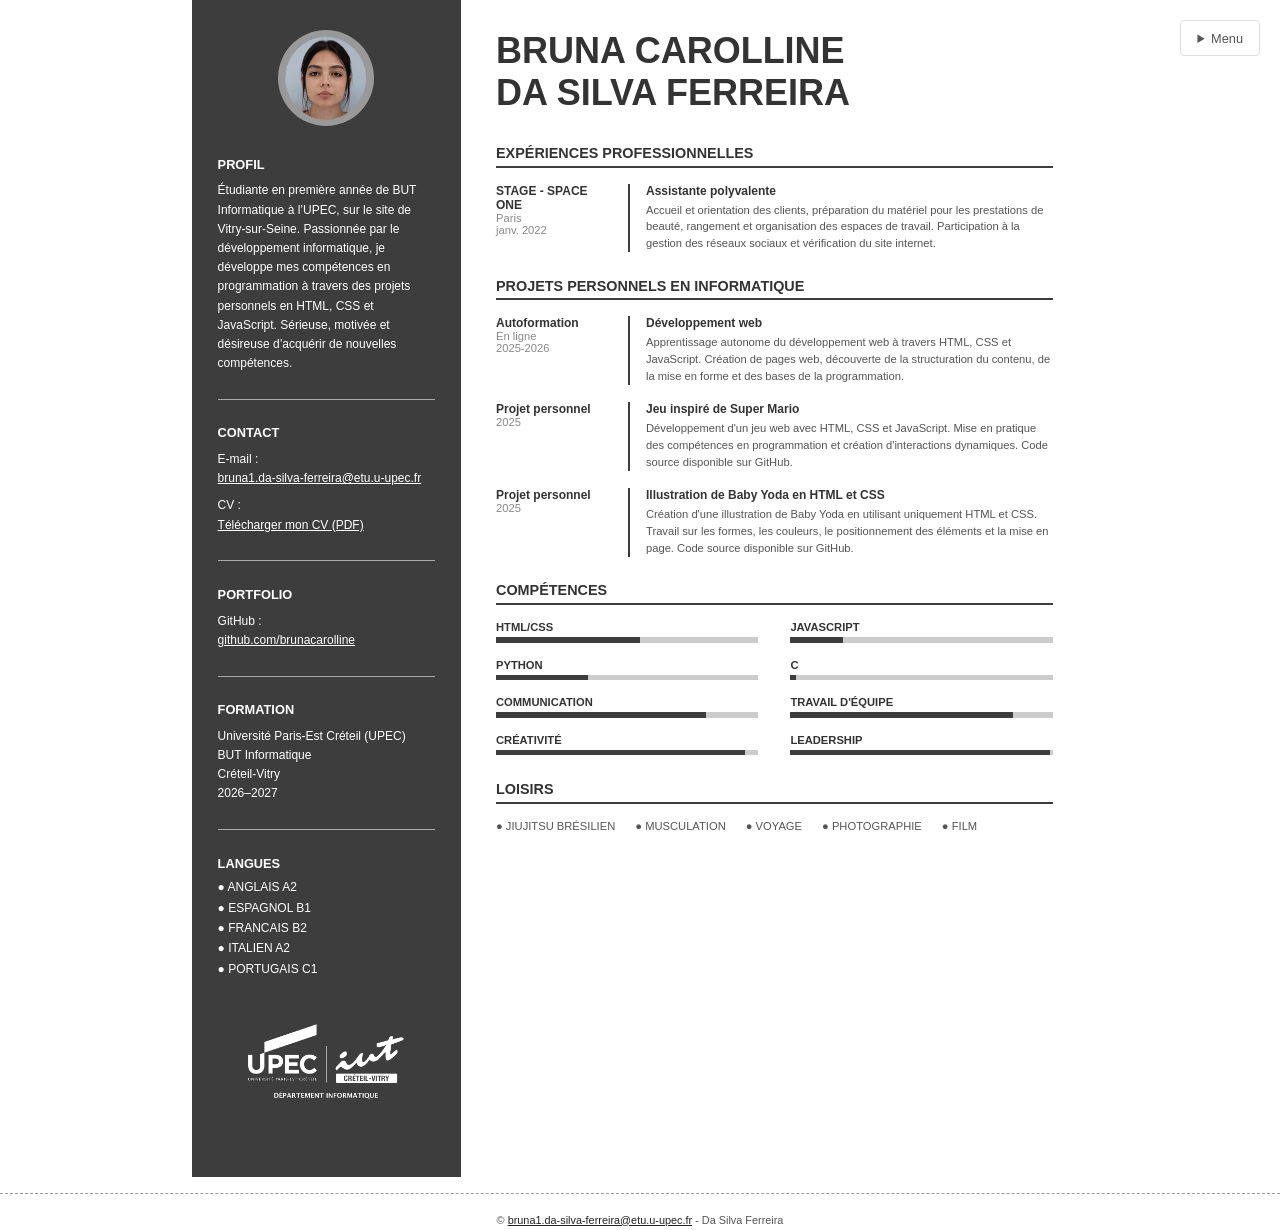
<file: index.html>
<!DOCTYPE html>
<html lang="fr">
<head>
  <meta charset="UTF-8">
  <meta name="viewport" content="width=device-width, initial-scale=1">
  <title>CV - Bruna Carolline</title>
  <link rel="icon" type="image/png" href="img/photocv.png">
  <link rel="stylesheet" href="css/style.css">
</head>
<body>
  <nav>
    <details class="menuouvert">
      <summary>Menu</summary>
     
      <a href="html/contact.html">Contact</a>
      <a href="html/homecoming.html">Spider-Man : Homecoming</a>
      <a href="html/farfromhome.html">Spider-Man : Far From Home</a>
      <a href="html/nowayhome.html">Spider-Man : No Way Home</a>
    </details>
  </nav>

  <main class="page">

    <!-- COLONNE GAUCHE -->
    <aside class="gauche">
      <img class="photo1" src="img/photocv.png" alt="Photo de Bruna">

      <h3>Profil</h3>
      <p>Étudiante en première année de BUT Informatique à l’UPEC, sur le site de Vitry-sur-Seine.
      Passionnée par le développement informatique, je développe mes compétences en programmation à travers des projets personnels en HTML,
      CSS et JavaScript. Sérieuse, motivée et désireuse d’acquérir de nouvelles compétences.</p>
      <hr>

      <h3>Contact</h3>
      <p>E-mail :<br><a href="mailto:bruna1.da-silva-ferreira@etu.u-upec.fr">bruna1.da-silva-ferreira@etu.u-upec.fr</a></p>
      <p class="lien-pdf">CV :<br><a href="img/CV.pdf" download>Télécharger mon CV (PDF)</a></p>
      <hr>

      <h3>Portfolio</h3>
      <p>GitHub :<br><a href="https://github.com/brunacarolline">github.com/brunacarolline</a></p>
      <hr>

      <h3>Formation</h3>
      <p>Université Paris-Est Créteil (UPEC)<br>BUT Informatique<br>Créteil-Vitry<br>2026–2027</p>
      <hr>

      <h3>Langues</h3>
      <ul>
        <li>● ANGLAIS A2</li>
        <li>● ESPAGNOL B1</li>
        <li>● FRANCAIS B2</li>
        <li>● ITALIEN A2</li>
        <li>● PORTUGAIS C1</li>
      </ul>
      <img class="photo2" src="img/logoupec.png" alt="Logo de l'UPEC">
    </aside>

    <!-- COLONNE DROITE -->
    <section class="droite">

      <div class="entete">
        <h1>BRUNA CAROLLINE<br>DA SILVA FERREIRA</h1>
      </div>

      <h2>Expériences professionnelles</h2>
      <div class="bloc">
        <div class="date">
          <strong>STAGE - SPACE ONE</strong>
          Paris<br>janv. 2022
        </div>
        <div class="texte">
          <h4>Assistante polyvalente</h4>
          <p>Accueil et orientation des clients, préparation du matériel pour les prestations de beauté, rangement et organisation des espaces de travail. Participation à la gestion des réseaux sociaux et vérification du site internet.</p>
        </div>
      </div>

      <h2>Projets personnels en informatique</h2>
      <div class="bloc">
        <div class="date">
          <strong>Autoformation</strong>
          En ligne<br>2025-2026
        </div>
        <div class="texte">
          <h4>Développement web</h4>
          <p>Apprentissage autonome du développement web à travers HTML, CSS et JavaScript. Création de pages web, découverte de la structuration du contenu, de la mise en forme et des bases de la programmation.</p>
        </div>
      </div>

      <div class="bloc">
        <div class="date">
          <strong>Projet personnel</strong>
          2025
        </div>
        <div class="texte">
          <h4>Jeu inspiré de Super Mario</h4>
          <p>Développement d'un jeu web avec HTML, CSS et JavaScript. Mise en pratique des compétences en programmation et création d'interactions dynamiques. Code source disponible sur GitHub.</p>
        </div>
      </div>

      <div class="bloc">
        <div class="date">
          <strong>Projet personnel</strong>
          2025
        </div>
        <div class="texte">
          <h4>Illustration de Baby Yoda en HTML et CSS</h4>
          <p>Création d'une illustration de Baby Yoda en utilisant uniquement HTML et CSS. Travail sur les formes, les couleurs, le positionnement des éléments et la mise en page. Code source disponible sur GitHub.</p>
        </div>
      </div>

      <h2>Compétences</h2>
      <div class="competences">
        <div class="competence">
          <span>HTML/CSS</span>
          <div class="barre"><div style="width: 55%"></div></div>
        </div>
        <div class="competence">
          <span>JavaScript</span>
          <div class="barre"><div style="width: 20%"></div></div>
        </div>
        <div class="competence">
          <span>Python</span>
          <div class="barre"><div style="width: 35%"></div></div>
        </div>
        <div class="competence">
          <span>C</span>
          <div class="barre"><div style="width: 2%"></div></div>
        </div>
        <div class="competence">
          <span>Communication</span>
          <div class="barre"><div style="width: 80%"></div></div>
        </div>
        <div class="competence">
          <span>Travail d'équipe</span>
          <div class="barre"><div style="width: 85%"></div></div>
        </div>
        <div class="competence">
          <span>Créativité</span>
          <div class="barre"><div style="width: 95%"></div></div>
        </div>
        <div class="competence">
          <span>Leadership</span>
          <div class="barre"><div style="width: 99%"></div></div>
        </div>
      </div>

      <h2>Loisirs</h2>
      <div class="loisirs">
        <span>● Jiujitsu Brésilien</span>
        <span>● Musculation</span>
        <span>● Voyage</span>
        <span>● Photographie</span>
        <span>● Film</span>
      </div>

    </section>
  </main>

  <footer>
    <p>© <a href="mailto:bruna1.da-silva-ferreira@etu.u-upec.fr">bruna1.da-silva-ferreira@etu.u-upec.fr</a> - Da Silva Ferreira</p>
  </footer>
</body>
</html>
</file>
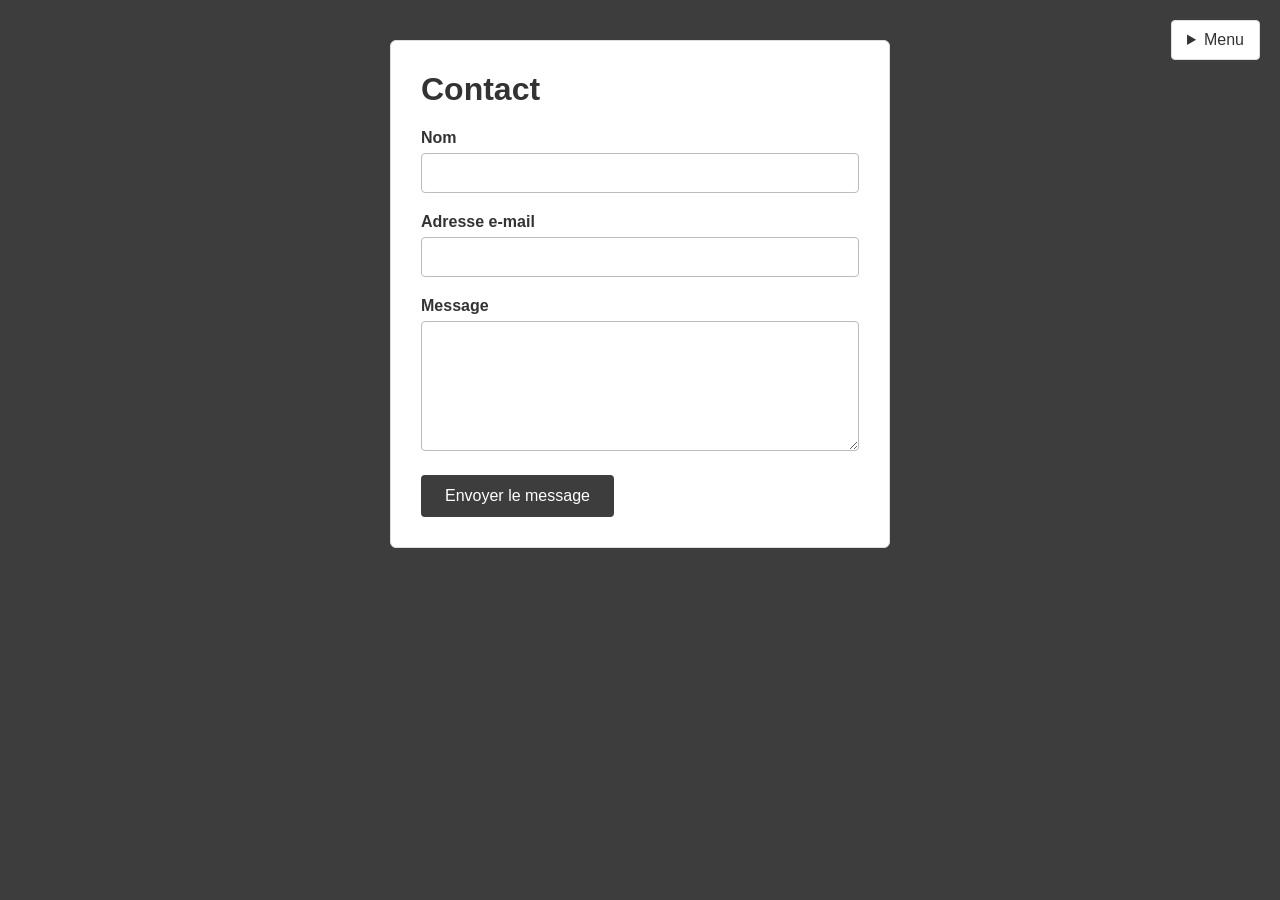
<file: html/contact.html>
<!DOCTYPE html>
<html lang="fr">
<head>
  <meta charset="UTF-8">
  <meta name="viewport" content="width=device-width, initial-scale=1">
  <title>Contact</title>
  <link rel="stylesheet" href="../css/contact.css">
</head>
<body>
    <header>
		<link rel="icon" type="image/png" href="../img/photocv.png" />
	</header>
  <details class="menuouvert">
    <summary>Menu</summary>
    <a href="../index.html">CV - Bruna Carolline</a>
    <a href="../html/homecoming.html">Spider-Man : Homecoming</a>
    <a href="../html/farfromhome.html">Spider-Man : Far From Home</a>
    <a href="../html/nowayhome.html">Spider-Man : No Way Home</a>
  </details>

  <div class="page">

  <main>
    <h1>Contact</h1>

    <form action="#" method="post">

      <div class="champ">
        <label for="nom">Nom</label>
        <input type="text" id="nom" name="nom" required>
      </div>

      <div class="champ">
        <label for="email">Adresse e-mail</label>
        <input type="email" id="email" name="email" required>
      </div>

      <div class="champ">
        <label for="message">Message</label>
        <textarea id="message" name="message" rows="6" required></textarea>
      </div>

      <button type="submit">Envoyer le message</button>

    </form>
  </main>

</body>
</html>
</file>
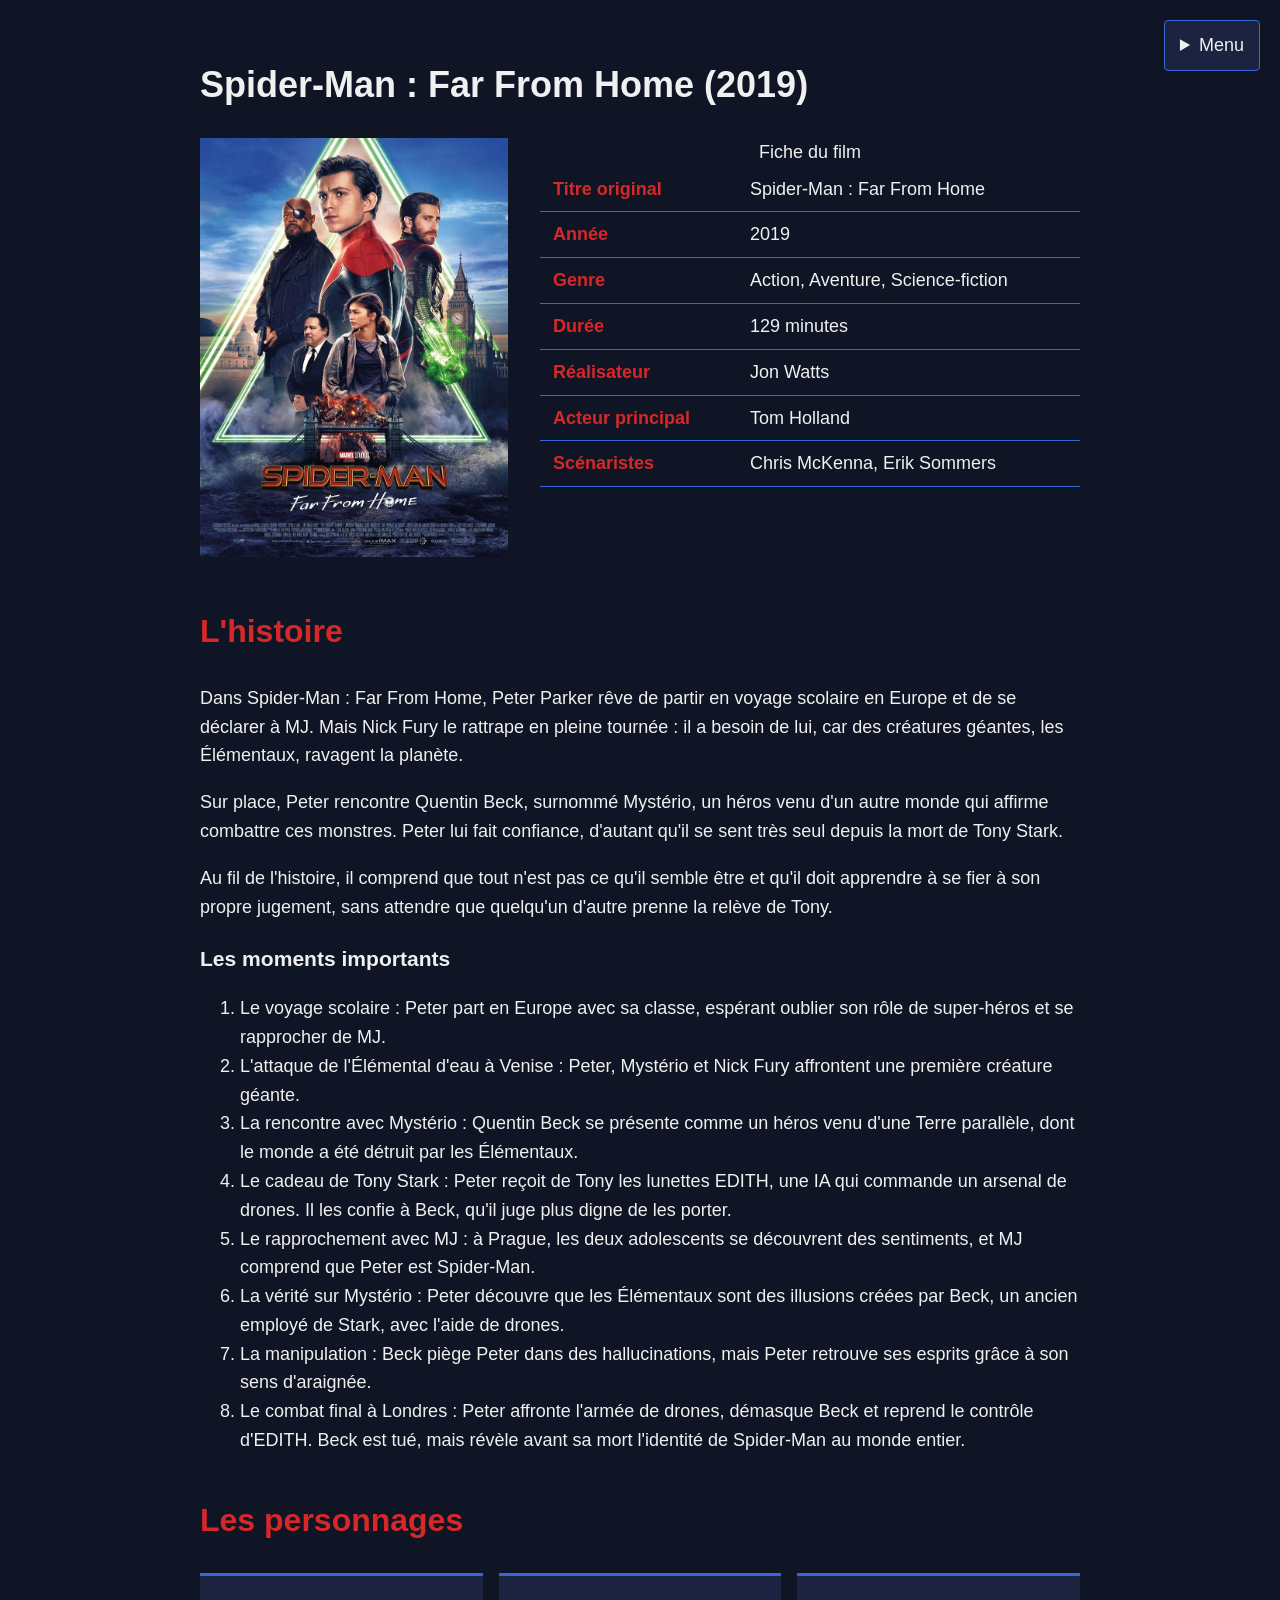
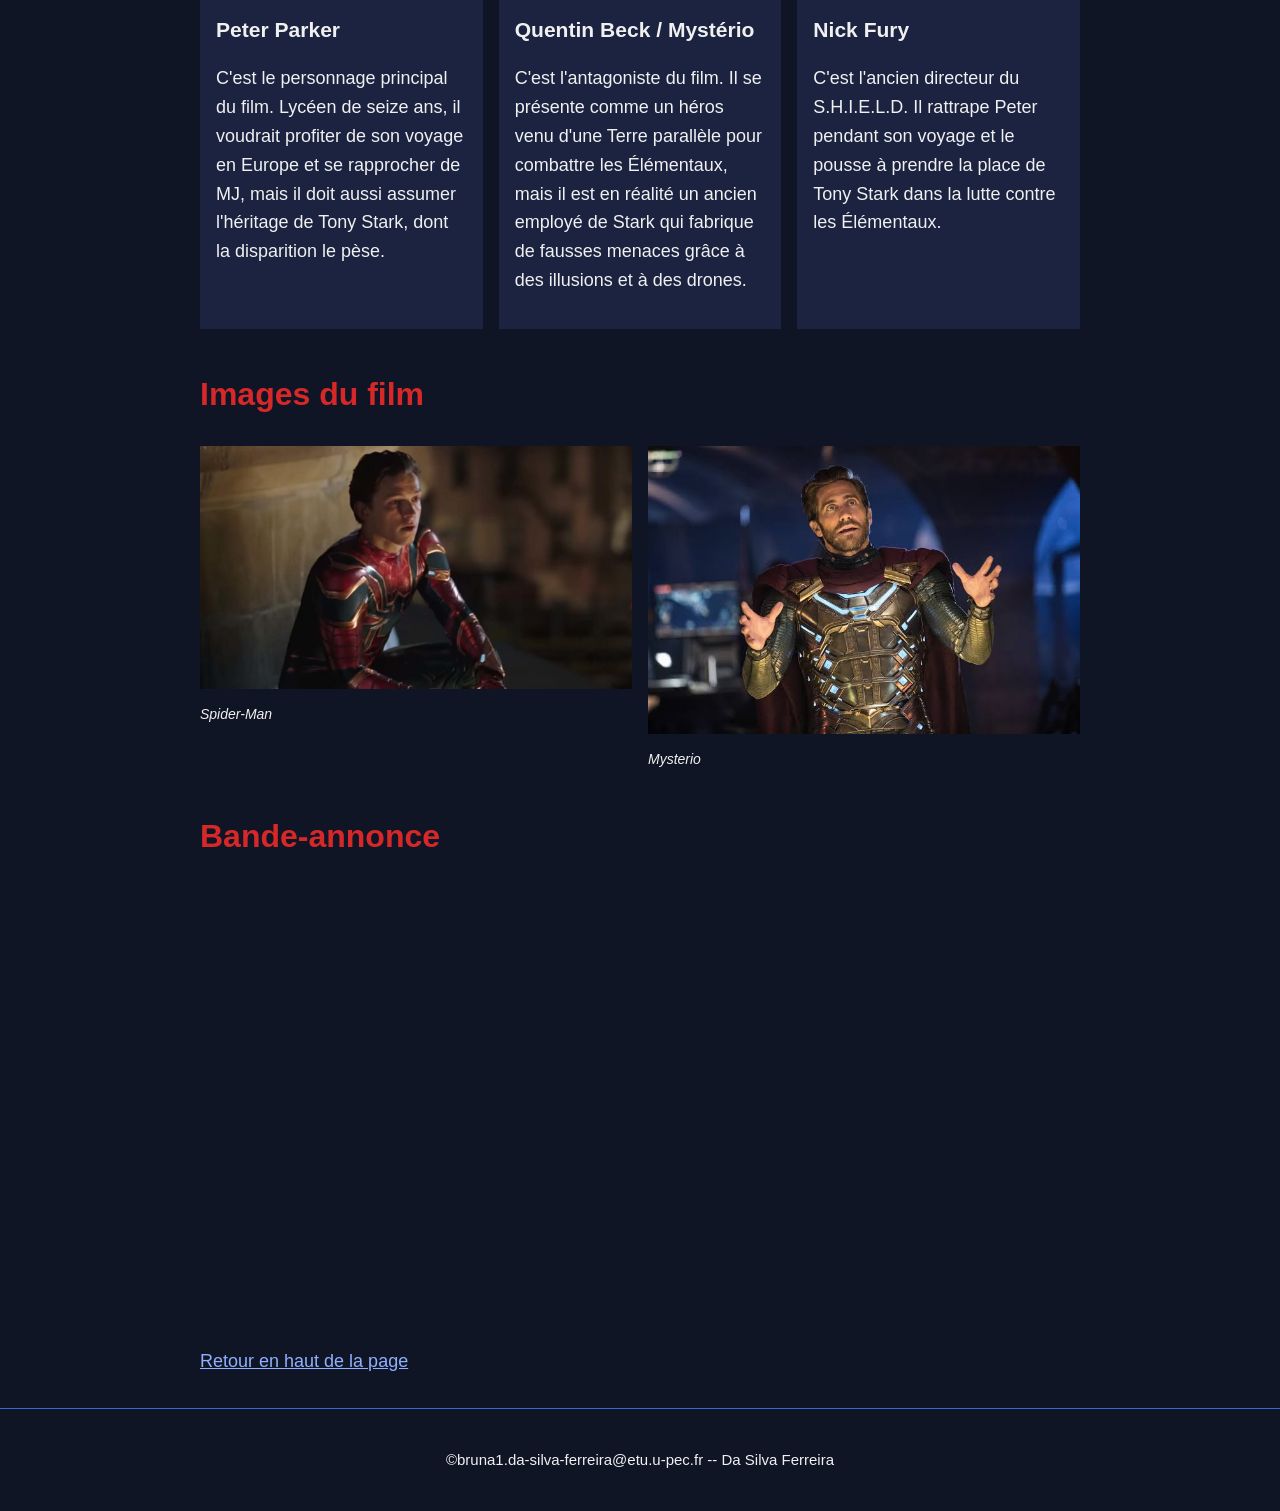
<file: html/farfromhome.html>
<!DOCTYPE html>
<html lang="fr">
<head>
  <meta charset="UTF-8">
  <title>Far From Home - Spider-Man</title>
  <link rel="icon" type="image/png" href="../img/icon.png">
  <link rel="stylesheet" href="../css/spiderman.css">
</head>
<body>
  <details class="menuouvert">
    <summary>Menu</summary>
    <a href="../index.html">CV - Bruna Carolline</a>
    <a href="../html/contact.html">Contact</a>
    <a href="../html/homecoming.html">Spider-Man : Homecoming</a>
    <a href="../html/nowayhome.html">Spider-Man : No Way Home</a>
    <figure>
      <video controls width="200">
        <source src="../medias/video.mp4" type="video/mp4">
      </video>
      <audio controls>
        <source src="../medias/musique.webm" type="audio/webm">
      </audio>
    </figure>
  </details>

  <main>
    <h1 id="niveau1">Spider-Man : Far From Home (2019)</h1>
    <section class="presentation">
        <figure>
            <img src="../img/farfromhome.jpg" alt="Affiche de Far From Home">
        </figure>
        <table>
            <caption>Fiche du film</caption>
            <tr><th>Titre original</th><td>Spider-Man : Far From Home</td></tr>
            <tr><th>Année</th><td>2019</td></tr>
            <tr><th>Genre</th><td>Action, Aventure, Science-fiction</td></tr>
            <tr><th>Durée</th><td>129 minutes</td></tr>
            <tr><th>Réalisateur</th><td>Jon Watts</td></tr>
            <tr><th>Acteur principal</th><td>Tom Holland</td></tr>
            <tr><th>Scénaristes</th><td>Chris McKenna, Erik Sommers</td></tr>
        </table>
    </section>

    <section id="histoire">
    <h2>L'histoire</h2>
      <p>
        Dans Spider-Man : Far From Home, Peter Parker rêve de partir en voyage scolaire en Europe et de se déclarer à MJ. Mais Nick Fury le rattrape en pleine tournée : il a besoin de lui, car des créatures géantes, les Élémentaux, ravagent la planète.
      </p>
      <p>
        Sur place, Peter rencontre Quentin Beck, surnommé Mystério, un héros venu d'un autre monde qui affirme combattre ces monstres. Peter lui fait confiance, d'autant qu'il se sent très seul depuis la mort de Tony Stark.
      </p>
      <p>
        Au fil de l'histoire, il comprend que tout n'est pas ce qu'il semble être et qu'il doit apprendre à se fier à son propre jugement, sans attendre que quelqu'un d'autre prenne la relève de Tony.
      </p>
      <h3>Les moments importants</h3>
      <ol>
        <li>Le voyage scolaire : Peter part en Europe avec sa classe, espérant oublier son rôle de super-héros et se rapprocher de MJ.</li>
        <li>L'attaque de l'Élémental d'eau à Venise : Peter, Mystério et Nick Fury affrontent une première créature géante.</li>
        <li>La rencontre avec Mystério : Quentin Beck se présente comme un héros venu d'une Terre parallèle, dont le monde a été détruit par les Élémentaux.</li>
        <li>Le cadeau de Tony Stark : Peter reçoit de Tony les lunettes EDITH, une IA qui commande un arsenal de drones. Il les confie à Beck, qu'il juge plus digne de les porter.</li>
        <li>Le rapprochement avec MJ : à Prague, les deux adolescents se découvrent des sentiments, et MJ comprend que Peter est Spider-Man.</li>
        <li>La vérité sur Mystério : Peter découvre que les Élémentaux sont des illusions créées par Beck, un ancien employé de Stark, avec l'aide de drones.</li>
        <li>La manipulation : Beck piège Peter dans des hallucinations, mais Peter retrouve ses esprits grâce à son sens d'araignée.</li>
        <li>Le combat final à Londres : Peter affronte l'armée de drones, démasque Beck et reprend le contrôle d'EDITH. Beck est tué, mais révèle avant sa mort l'identité de Spider-Man au monde entier.</li>
      </ol>
    </section>

    <section id="personnages">
    <h2>Les personnages</h2>
    <div class="personnages">
      <div>
        <h3>Peter Parker</h3>
        <p>C'est le personnage principal du film. Lycéen de seize ans, il voudrait profiter de son voyage en Europe et se rapprocher de MJ, mais il doit aussi assumer l'héritage de Tony Stark, dont la disparition le pèse.</p>
      </div>
      <div>
        <h3>Quentin Beck / Mystério</h3>
        <p>C'est l'antagoniste du film. Il se présente comme un héros venu d'une Terre parallèle pour combattre les Élémentaux, mais il est en réalité un ancien employé de Stark qui fabrique de fausses menaces grâce à des illusions et à des drones.</p>
      </div>
      <div>
        <h3>Nick Fury</h3>
        <p>C'est l'ancien directeur du S.H.I.E.L.D. Il rattrape Peter pendant son voyage et le pousse à prendre la place de Tony Stark dans la lutte contre les Élémentaux.</p>
      </div>
    </div>
    </section>
    

    <section id="images">
      <h2>Images du film</h2>
      <div class="galerie">
        <figure>
          <img src="../img/ffhspiderman.jpg" alt="Spider-Man">
          <figcaption>Spider-Man</figcaption>
        </figure>
        <figure>
          <img src="../img/ffhmysterio.jpg" alt="Mysterio">
          <figcaption>Mysterio</figcaption>
        </figure>
      </div>
    </section>

    <section id="video">
      <h2>Bande-annonce</h2>
      <iframe
        src="https://youtu.be/FguIk-SEkWI?si=dlniNrfc2Bbp0gRj"
        title="Bande-annonce de Spider-Man : Far From Home"
        allowfullscreen>
      </iframe>
    </section>
    <a href="#niveau1">Retour en haut de la page</a>
  </main> 
  <footer>
    <p>©bruna1.da-silva-ferreira@etu.u-pec.fr -- Da Silva Ferreira</p>
  </footer>

</body>
</html>
</file>
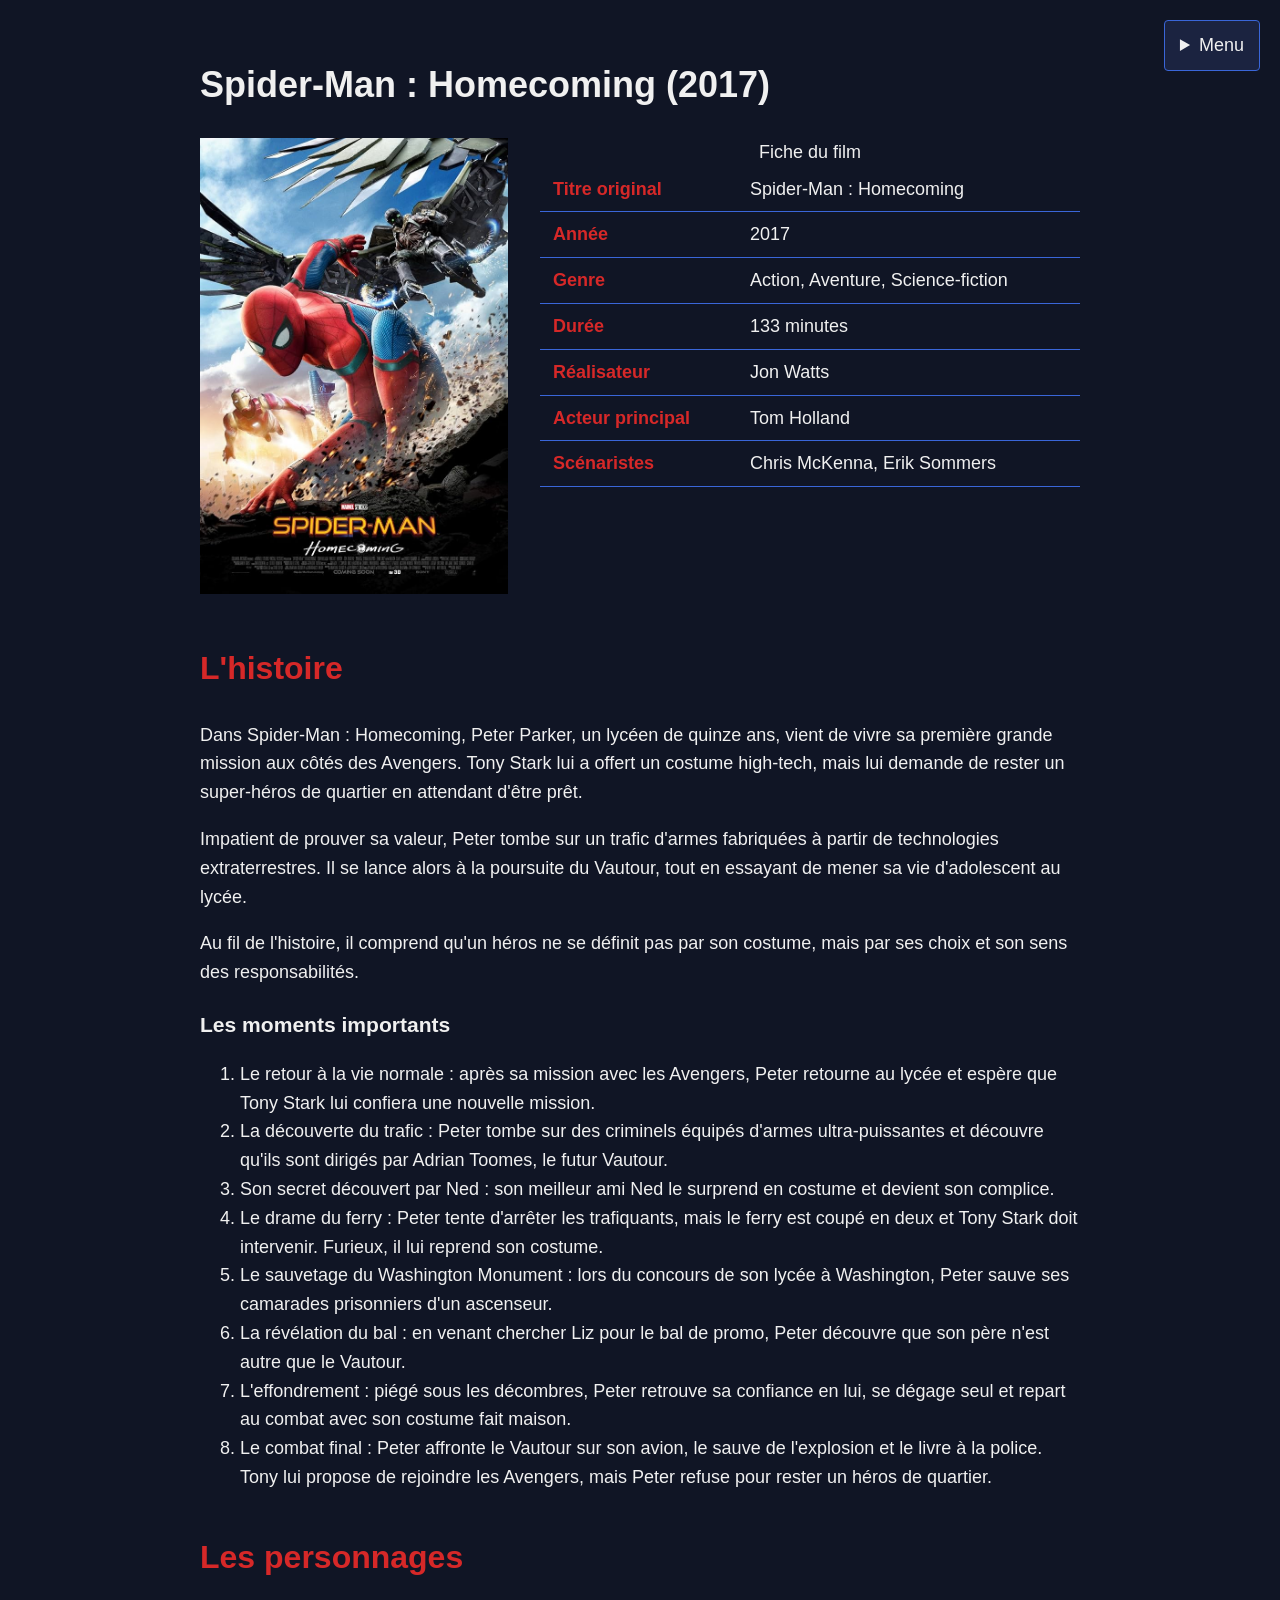
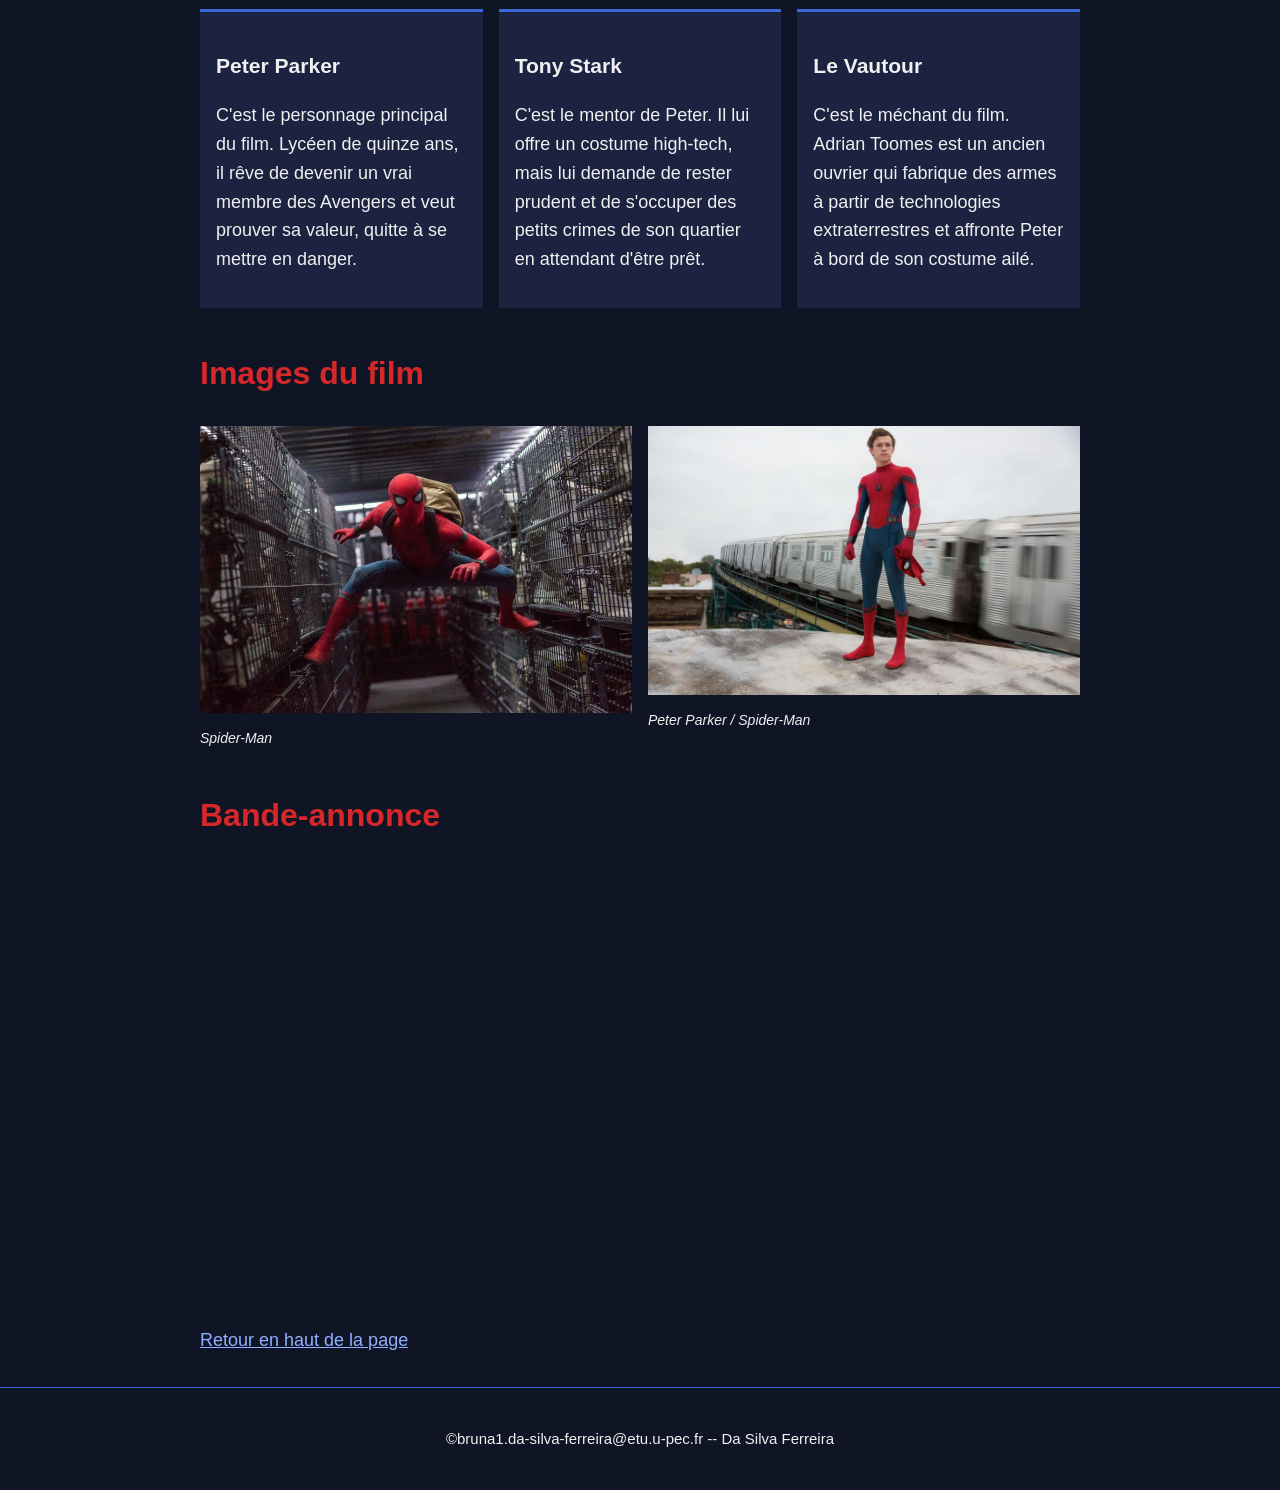
<file: html/homecoming.html>
<!DOCTYPE html>
<html lang="fr">
<head>
  <meta charset="UTF-8">
  <title>Homecoming - Spider-Man</title>
  <link rel="icon" type="image/png" href="../img/icon.png">
  <link rel="stylesheet" href="../css/spiderman.css">
</head>
<body>
  <details class="menuouvert">
    <summary>Menu</summary>
    <a href="../index.html">CV - Bruna Carolline</a>
    <a href="../html/contact.html">Contact</a>
    <a href="../html/farfromhome.html">Spider-Man : Far From Home</a>
    <a href="../html/nowayhome.html">Spider-Man : No Way Home</a>
    <figure>
      <video controls width="200">
        <source src="../medias/video.mp4" type="video/mp4">
      </video>
      <audio controls>
        <source src="../medias/musique.webm" type="audio/webm">
      </audio>
    </figure>
  </details>

  <main>
    <h1 id="niveau1">Spider-Man : Homecoming (2017)</h1>
    <section class="presentation">
        <figure>
            <img src="../img/homecoming.jpg" alt="Affiche de Homecoming">
        </figure>
        <table>
            <caption>Fiche du film</caption>
            <tr><th>Titre original</th><td>Spider-Man : Homecoming</td></tr>
            <tr><th>Année</th><td>2017</td></tr>
            <tr><th>Genre</th><td>Action, Aventure, Science-fiction</td></tr>
            <tr><th>Durée</th><td>133 minutes</td></tr>
            <tr><th>Réalisateur</th><td>Jon Watts</td></tr>
            <tr><th>Acteur principal</th><td>Tom Holland</td></tr>
            <tr><th>Scénaristes</th><td>Chris McKenna, Erik Sommers</td></tr>
        </table>
    </section>

    <section id="histoire">
    <h2>L'histoire</h2>
    <p>
        Dans Spider-Man : Homecoming, Peter Parker, un lycéen de quinze ans, vient de vivre sa première grande mission aux côtés des Avengers. Tony Stark lui a offert un costume high-tech, mais lui demande de rester un super-héros de quartier en attendant d'être prêt.
    </p>
    <p>
        Impatient de prouver sa valeur, Peter tombe sur un trafic d'armes fabriquées à partir de technologies extraterrestres. Il se lance alors à la poursuite du Vautour, tout en essayant de mener sa vie d'adolescent au lycée.
    </p>
    <p>
        Au fil de l'histoire, il comprend qu'un héros ne se définit pas par son costume, mais par ses choix et son sens des responsabilités.
    </p>
    <h3>Les moments importants</h3>
    <ol>
        <li>Le retour à la vie normale : après sa mission avec les Avengers, Peter retourne au lycée et espère que Tony Stark lui confiera une nouvelle mission.</li>
        <li>La découverte du trafic : Peter tombe sur des criminels équipés d'armes ultra-puissantes et découvre qu'ils sont dirigés par Adrian Toomes, le futur Vautour.</li>
        <li>Son secret découvert par Ned : son meilleur ami Ned le surprend en costume et devient son complice.</li>
        <li>Le drame du ferry : Peter tente d'arrêter les trafiquants, mais le ferry est coupé en deux et Tony Stark doit intervenir. Furieux, il lui reprend son costume.</li>
        <li>Le sauvetage du Washington Monument : lors du concours de son lycée à Washington, Peter sauve ses camarades prisonniers d'un ascenseur.</li>
        <li>La révélation du bal : en venant chercher Liz pour le bal de promo, Peter découvre que son père n'est autre que le Vautour.</li>
        <li>L'effondrement : piégé sous les décombres, Peter retrouve sa confiance en lui, se dégage seul et repart au combat avec son costume fait maison.</li>
        <li>Le combat final : Peter affronte le Vautour sur son avion, le sauve de l'explosion et le livre à la police. Tony lui propose de rejoindre les Avengers, mais Peter refuse pour rester un héros de quartier.</li>
    </ol>
</section>

    <section id="personnages">
    <h2>Les personnages</h2>
    <div class="personnages">
        <div>
            <h3>Peter Parker</h3>
            <p>C'est le personnage principal du film. Lycéen de quinze ans, il rêve de devenir un vrai membre des Avengers et veut prouver sa valeur, quitte à se mettre en danger.</p>
        </div>
        <div>
            <h3>Tony Stark</h3>
            <p>C'est le mentor de Peter. Il lui offre un costume high-tech, mais lui demande de rester prudent et de s'occuper des petits crimes de son quartier en attendant d'être prêt.</p>
        </div>
        <div>
            <h3>Le Vautour</h3>
            <p>C'est le méchant du film. Adrian Toomes est un ancien ouvrier qui fabrique des armes à partir de technologies extraterrestres et affronte Peter à bord de son costume ailé.</p>
        </div>
    </div>
    </section>

    <section id="images">
      <h2>Images du film</h2>
      <div class="galerie">
        <figure>
          <img src="../img/hcspiderman.jpg" alt="Les trois Spider-Man">
          <figcaption>Spider-Man</figcaption>
        </figure>
        <figure>
          <img src="../img/hcspiderman2.jpg" alt="Peter et Doctor Strange">
          <figcaption>Peter Parker / Spider-Man</figcaption>
        </figure>
      </div>
    </section>

    <section id="video">
      <h2>Bande-annonce</h2>
      <iframe
        src="https://youtu.be/0uUG9tviAY0?si=6h3XHfwhZh7mw9sf"
        title="Bande-annonce de Spider-Man : Homecoming"
        allowfullscreen>
      </iframe>
    </section>
    <a href="#niveau1">Retour en haut de la page</a>
  </main> 
  <footer>
    <p>©bruna1.da-silva-ferreira@etu.u-pec.fr -- Da Silva Ferreira</p>
  </footer>

</body>
</html>
</file>
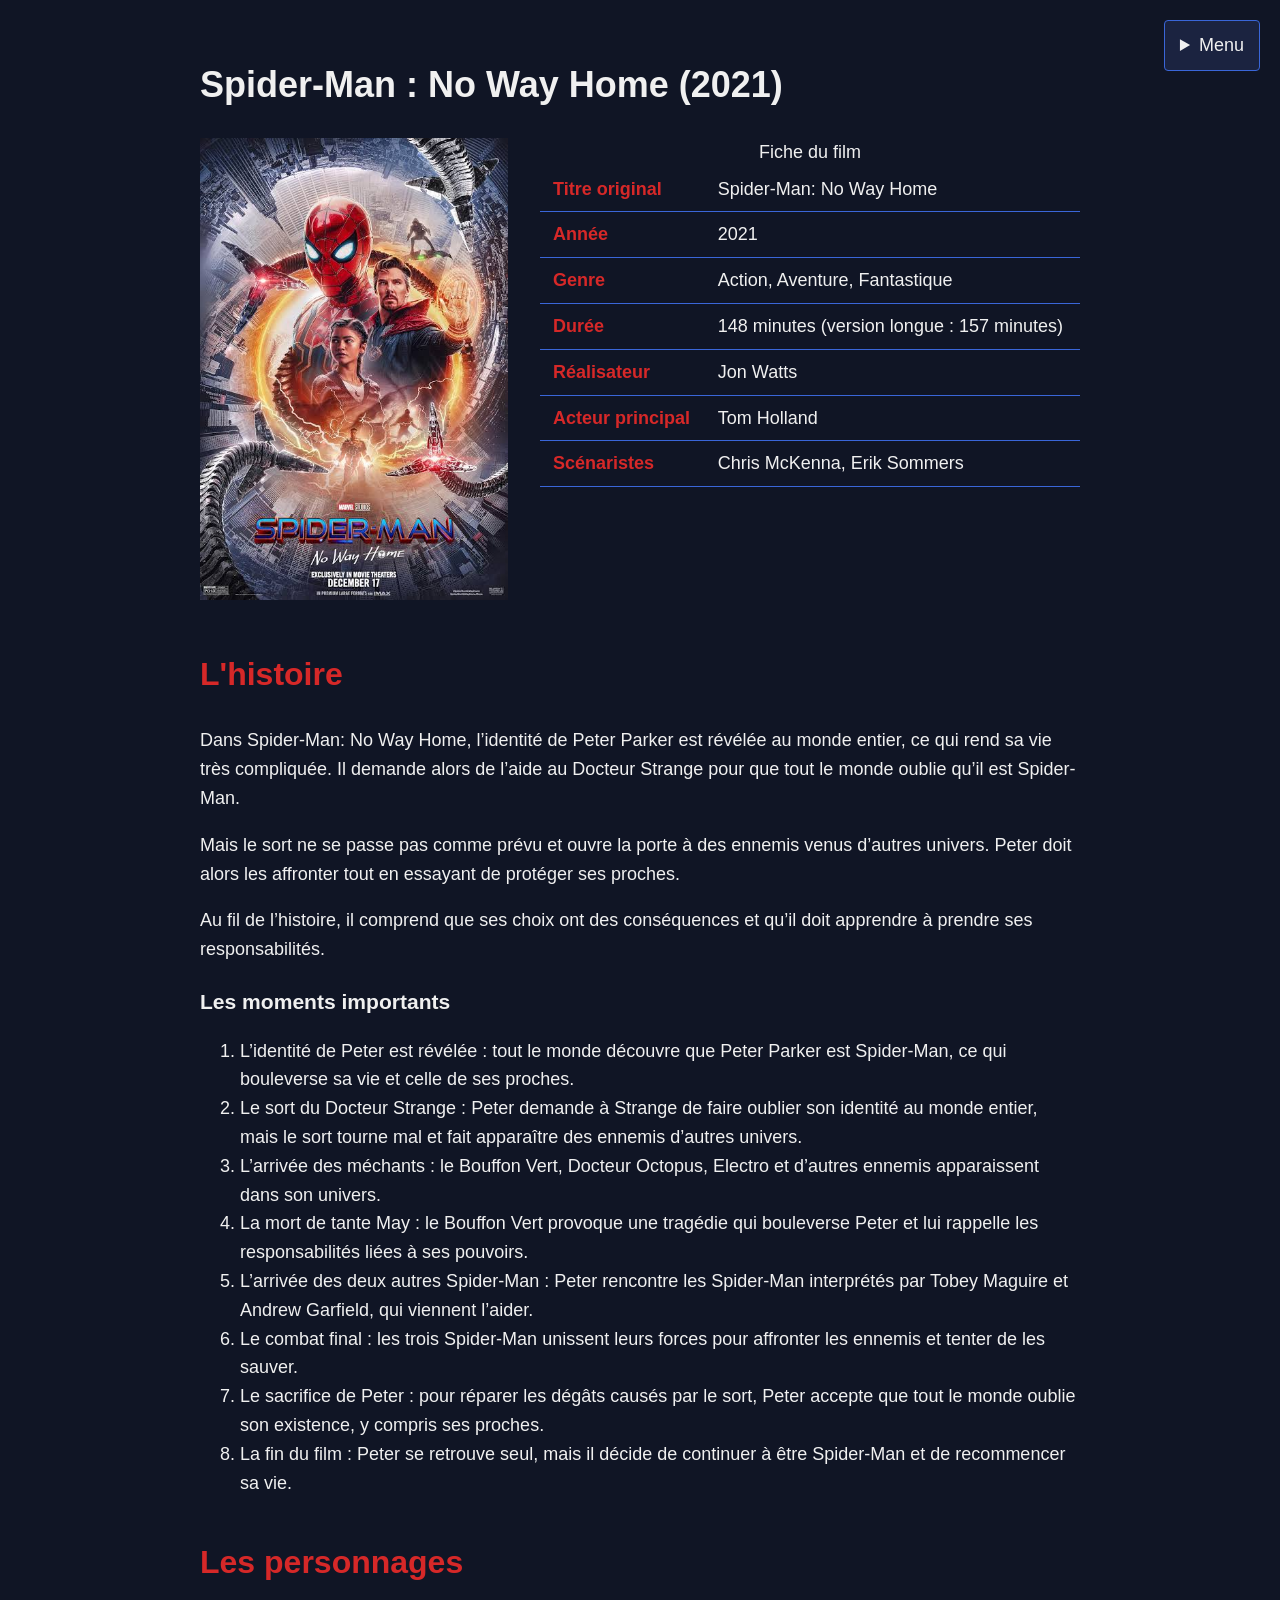
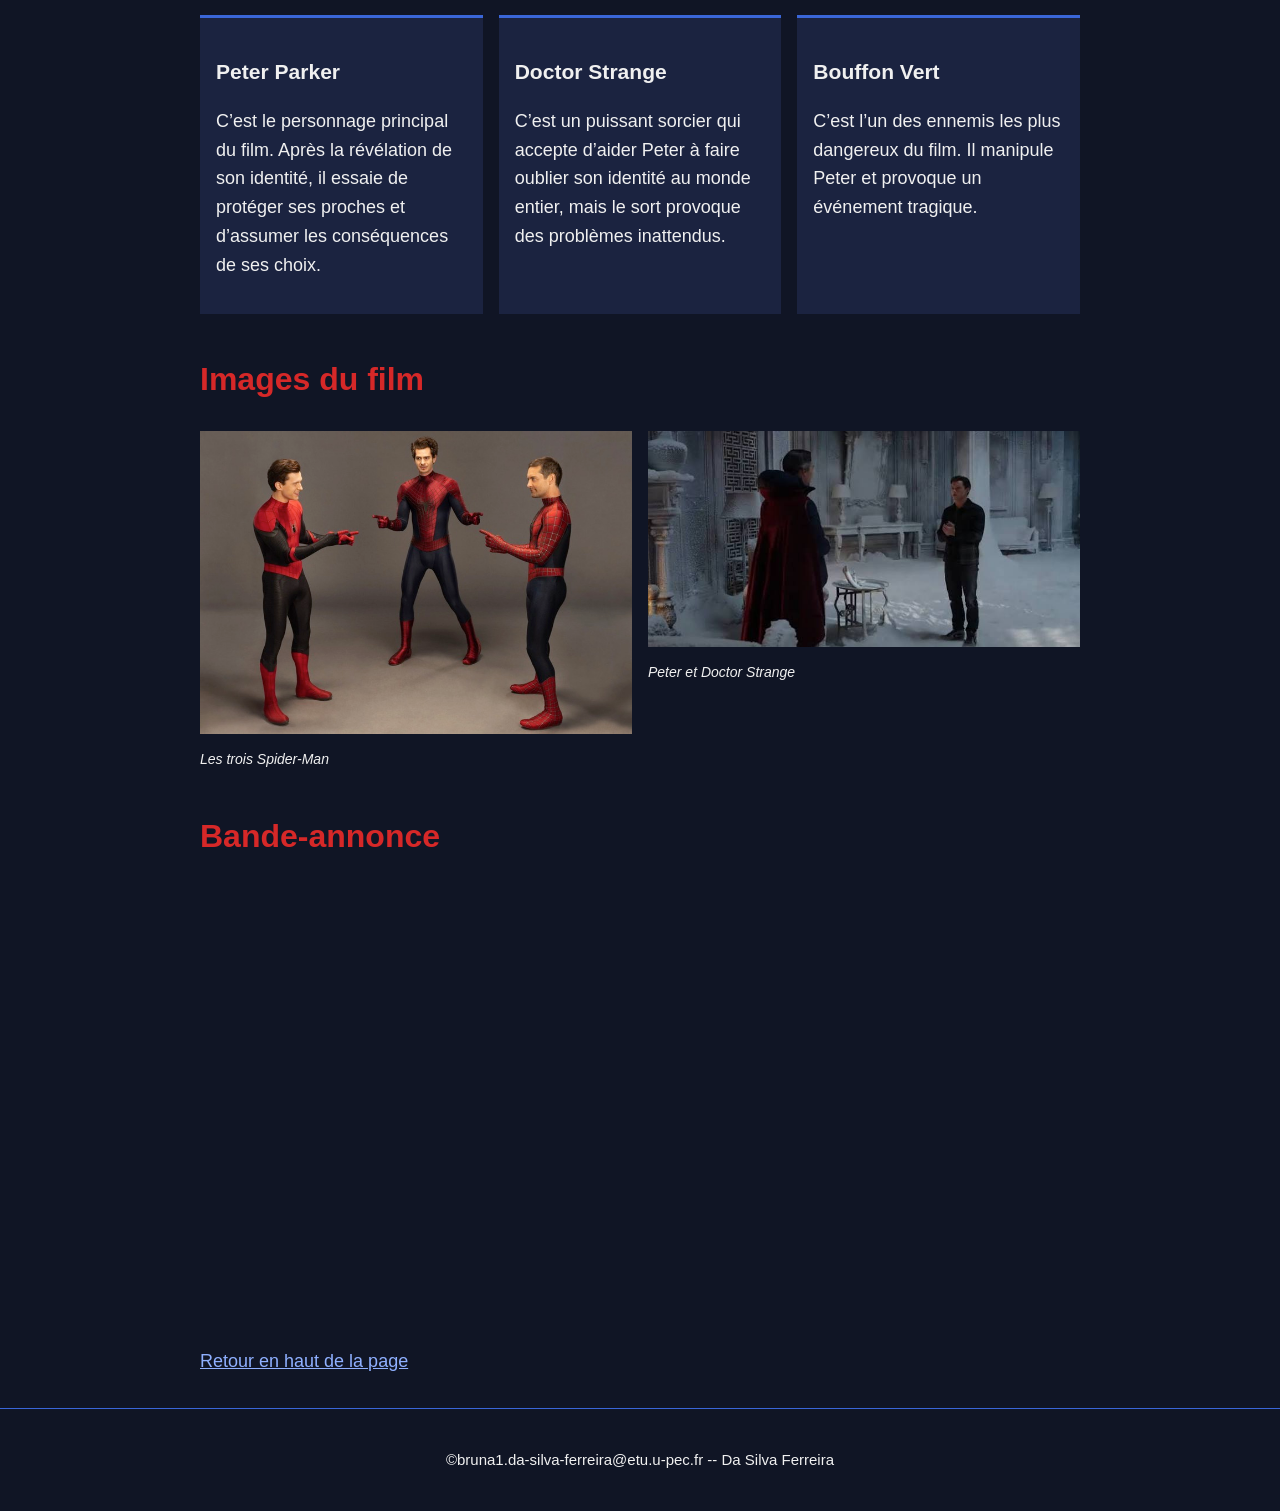
<file: html/nowayhome.html>
<!DOCTYPE html>
<html lang="fr">
<head>
  <meta charset="UTF-8">
  <title>No Way Home - Spider-Man</title>
  <link rel="icon" type="image/png" href="../img/icon.png">
  <link rel="stylesheet" href="../css/spiderman.css">
</head>
<body>
  <details class="menuouvert">
    <summary>Menu</summary>
    <a href="../index.html">CV - Bruna Carolline</a>
    <a href="../html/contact.html">Contact</a>
    <a href="../html/homecoming.html">Spider-Man : Homecoming</a>
    <a href="../html/farfromhome.html">Spider-Man : Far From Home</a>
    <figure>
      <video controls width="200">
        <source src="../medias/video.mp4" type="video/mp4">
      </video>
      <audio controls>
        <source src="../medias/musique.webm" type="audio/webm">
      </audio>
    </figure>
  </details>

  <main>
    <h1 id="niveau1">Spider-Man : No Way Home (2021)</h1>
    <section class="presentation">
      <figure>
        <img src="../img/nowayhome.jpg" alt="Affiche de No Way Home">
      </figure>
      <table>
        <caption>Fiche du film</caption>
        <tr><th>Titre original</th><td>Spider-Man: No Way Home</td></tr>
        <tr><th>Année</th><td>2021</td></tr>
        <tr><th>Genre</th><td>Action, Aventure, Fantastique</td></tr>
        <tr><th>Durée</th><td>148 minutes (version longue : 157 minutes)</td></tr>
        <tr><th>Réalisateur</th><td>Jon Watts</td></tr>
        <tr><th>Acteur principal</th><td>Tom Holland</td></tr>
        <tr><th>Scénaristes</th><td>Chris McKenna, Erik Sommers</td></tr>
      </table>
    </section>

    <section id="histoire">
      <h2>L'histoire</h2>
      <p>
        Dans Spider-Man: No Way Home, l’identité de Peter Parker est révélée au monde entier, ce qui rend sa vie très compliquée. Il demande alors de l’aide au Docteur Strange pour que tout le monde oublie qu’il est Spider-Man.
      </p>
      <p>
        Mais le sort ne se passe pas comme prévu et ouvre la porte à des ennemis venus d’autres univers. Peter doit alors les affronter tout en essayant de protéger ses proches.
      </p>
      <p>
        Au fil de l’histoire, il comprend que ses choix ont des conséquences et qu’il doit apprendre à prendre ses responsabilités.
      </p>
      <h3>Les moments importants</h3>
      <ol>
        <li>L’identité de Peter est révélée : tout le monde découvre que Peter Parker est Spider-Man, ce qui bouleverse sa vie et celle de ses proches.</li>
        <li>Le sort du Docteur Strange : Peter demande à Strange de faire oublier son identité au monde entier, mais le sort tourne mal et fait apparaître des ennemis d’autres univers.</li>
        <li>L’arrivée des méchants : le Bouffon Vert, Docteur Octopus, Electro et d’autres ennemis apparaissent dans son univers.</li>
        <li>La mort de tante May : le Bouffon Vert provoque une tragédie qui bouleverse Peter et lui rappelle les responsabilités liées à ses pouvoirs.</li>
        <li>L’arrivée des deux autres Spider-Man : Peter rencontre les Spider-Man interprétés par Tobey Maguire et Andrew Garfield, qui viennent l’aider.</li>
        <li>Le combat final : les trois Spider-Man unissent leurs forces pour affronter les ennemis et tenter de les sauver.</li>
        <li>Le sacrifice de Peter : pour réparer les dégâts causés par le sort, Peter accepte que tout le monde oublie son existence, y compris ses proches.</li>
        <li>La fin du film : Peter se retrouve seul, mais il décide de continuer à être Spider-Man et de recommencer sa vie.</li>
      </ol>
    </section>

    <section id="personnages">
      <h2>Les personnages</h2>
      <div class="personnages">
        <div>
          <h3>Peter Parker</h3>
          <p>C’est le personnage principal du film. Après la révélation de son identité, il essaie de protéger ses proches et d’assumer les conséquences de ses choix.</p>
        </div>
        <div>
          <h3>Doctor Strange</h3>
          <p>C’est un puissant sorcier qui accepte d’aider Peter à faire oublier son identité au monde entier, mais le sort provoque des problèmes inattendus.</p>
        </div>
        <div>
          <h3>Bouffon Vert</h3>
          <p>C’est l’un des ennemis les plus dangereux du film. Il manipule Peter et provoque un événement tragique.</p>
        </div>
      </div>
    </section>

    <section id="images">
      <h2>Images du film</h2>
      <div class="galerie">
        <figure>
          <img src="../img/nwh3spider.jpg" alt="Les trois Spider-Man">
          <figcaption>Les trois Spider-Man</figcaption>
        </figure>
        <figure>
          <img src="../img/nwhstranger.jpg" alt="Peter et Doctor Strange">
          <figcaption>Peter et Doctor Strange</figcaption>
        </figure>
      </div>
    </section>

    <section id="video">
      <h2>Bande-annonce</h2>
      <iframe
        src="https://www.youtube.com/embed/rt-2cxAiPJk"
        title="Bande-annonce de Spider-Man : No Way Home"
        allowfullscreen>
      </iframe>
    </section>
    <a href="#niveau1">Retour en haut de la page</a>
  </main> 
  <footer>
    <p>©bruna1.da-silva-ferreira@etu.u-pec.fr -- Da Silva Ferreira</p>
  </footer>

</body>
</html>
</file>
<file: css/style.css>
/* BASE */
* {
  margin: 0;
  padding: 0;
  box-sizing: border-box;
}

body {
  font-family: Arial, sans-serif;
  font-size: 0.8rem;
  color: #555;
}

.page {
  display: flex;            /* met la colonne gauche et droite côte à côte */
  max-width: 56rem;
  margin: 0 auto;           /* centre le CV dans la page */
  background: white;
}

/* COLONNE GAUCHE */
.gauche {
  width: 30%;
  background: #3d3d3d;
  color: white;
  padding: 1.9rem 1.6rem;
}

.photo1 {
  display: block;
  width: 6rem;
  height: 6rem;
  border-radius: 50%;       /* rend l'image ronde */
  object-fit: cover;
  margin: 0 auto 1.9rem;    /* centre la photo */
  background: #999;
}

.photo2 {
  display: block;
  width: 100%;
  max-width: 12rem;
  margin: 1.9rem auto;
}

.gauche h3 {
  font-size: 0.8rem;
  text-transform: uppercase;
  margin-bottom: 0.6rem;
}

.gauche p {
  font-size: 0.75rem;
  line-height: 1.6;
  margin-bottom: 0.5rem;
}

.gauche hr {
  border: none;
  border-top: 1px solid #aaa;
  margin: 1.6rem 0;
}

.gauche ul {
  list-style: none;
}

.gauche li {
  font-size: 0.75rem;
  margin-bottom: 0.4rem;
}

/* COLONNE DROITE */
.droite {
  width: 70%;
  padding: 1.9rem 2.2rem;
}

.entete {
  margin-bottom: 1.9rem;
}

.entete h1 {
  font-size: 2.25rem;
  color: #333;
  text-transform: uppercase;
}

.droite h2 {
  font-size: 0.9rem;
  color: #333;
  text-transform: uppercase;
  border-bottom: 2px solid #3d3d3d;
  padding-bottom: 0.3rem;
  margin: 1.6rem 0 1rem;
}

.bloc {
  display: flex;
  gap: 1.25rem;
  margin-bottom: 1.1rem;
}

.bloc .date {
  width: 7rem;
  font-size: 0.7rem;
  color: #888;
}

.bloc .date strong {
  display: block;
  color: #333;
  font-size: 0.75rem;
}

.bloc .texte {
  flex: 1;                        /* prend tout l'espace restant */
  border-left: 2px solid #3d3d3d; /* la ligne verticale */
  padding-left: 1rem;
}

.bloc .texte h4 {
  color: #333;
  font-size: 0.75rem;
  margin-bottom: 0.25rem;
}

.bloc .texte p {
  font-size: 0.7rem;
  line-height: 1.5;
}

/* COMPÉTENCES */
.competences {
  display: flex;
  flex-wrap: wrap;          /* passe à la ligne */
  gap: 1rem 2rem;
}

.competence {
  width: calc(50% - 1rem);
}

.competence span {
  display: block;
  font-size: 0.7rem;
  font-weight: bold;
  color: #333;
  text-transform: uppercase;
  margin-bottom: 0.25rem;
}

.barre {
  height: 0.35rem;
  background: #ccc;
}

.barre div {
  height: 100%;
  background: #3d3d3d;
}

.loisirs {
  display: flex;
  flex-wrap: wrap;
  gap: 1.25rem;
  font-size: 0.7rem;
  text-transform: uppercase;
}

a {
  color: #222;
  text-decoration: underline;
}

.gauche a {
  color: #fff;
}

a:hover {
  text-decoration: none;
}

footer {
  border-top: 1px dashed #999;
  padding: 1.2rem 0.3rem 0.3rem;
  margin: 1rem auto 0;
  font-size: 0.85em;
  display: flex;
  justify-content: center;
  text-align: center;
}

.menuouvert {
  position: fixed;
  top: 1.25rem;
  right: 1.25rem;
  background: white;
  padding: 0.6rem 1rem;
  border: 1px solid #ddd;
  border-radius: 0.25rem;
}

.menuouvert a {
  display: block;
  margin-top: 0.5rem;
  text-decoration: none;
  color: #222;
}
</file>
<file: css/contact.css>
/* Réglages de base */
* {
  box-sizing: border-box;
}

body {
  margin: 0;
  padding: 40px 20px;
  font-family: Arial, Helvetica, sans-serif;
  color: #333;
  background-color: #3d3d3d;
}

/* Le bloc central */
main {
  max-width: 500px;
  margin: 0 auto;
  padding: 30px;
  background-color: white;
  border: 1px solid #ddd;
  border-radius: 6px;
}

h1 {
  margin-top: 0;
}

/* Les champs */
.champ {
  margin-bottom: 20px;
}

label {
  display: block;
  margin-bottom: 6px;
  font-weight: bold;
}

input,
textarea {
  width: 100%;
  padding: 10px;
  border: 1px solid #bbb;
  border-radius: 4px;
  font-family: inherit;
  font-size: 1rem;
}

textarea {
  resize: vertical;
}

/* Quand on clique dans un champ */
input:focus,
textarea:focus {
  outline: 2px solid #3d3d3d;
  border-color: #3d3d3d;
}

/* Le bouton */
button {
  padding: 12px 24px;
  border: none;
  border-radius: 4px;
  background-color: #3d3d3d;
  color: white;
  font-size: 1rem;
  cursor: pointer;
}

button:hover {
  background-color: #3d3d3d;
}

.menuouvert {
  position: fixed;
  top: 20px;
  right: 20px;
  background: white;
  padding: 10px 15px;
  border: 1px solid #ddd;
  border-radius: 4px;
}

.menuouvert a {
  display: block;
  margin-top: 8px;
  text-decoration: none;
  color: #222;
}
</file>
<file: css/spiderman.css>
body {
  margin: 0;
  background-color: #101525;
  color: #f0f0f0;
  font-family: Arial, Helvetica, sans-serif;
  font-size: 18px;
  line-height: 1.6;
}

main {
  max-width: 880px;
  margin: 0 auto;
  padding: 32px 5%;
}

h2 {
  color: #d62828;
  font-size: 32px;
  margin-top: 40px;
}

h3 {
  margin-bottom: 5px;
}

a {
  color: #8fb0ff;
}

img, video {
  max-width: 100%;
}

figure {
  margin: 0;
}

figcaption {
  font-size: 14px;
  font-style: italic;
  margin-top: 5px;
}

.presentation {
  display: flex;
  gap: 32px;
  align-items: flex-start;
}

.presentation figure {
  width: 35%;
}

.presentation table {
  flex: 1;
}

table {
  border-collapse: collapse;
}

th, td {
  padding: 8px 13px;
  text-align: left;
  border-bottom: 1px solid #3a66d8;
}

th {
  color: #d62828;
}

.personnages {
  display: flex;
  gap: 16px;
}

.personnages div {
  flex: 1;
  background-color: #1b2340;
  padding: 16px;
  border-top: 3px solid #3a66d8;
}

.personnages div:hover {
  border-top-color: #d62828;
}

.galerie {
  display: flex;
  gap: 16px;
}

.galerie figure {
  flex: 1;
}

.galerie img {
  width: 100%;
}

iframe {
  width: 100%;
  height: 450px;
  border: 0;
}

/* Menu */
.menuouvert {
  position: fixed;
  top: 20px;
  right: 20px;
  background-color: #1b2340;
  color: #f0f0f0;
  padding: 10px 15px;
  border: 1px solid #3a66d8;
  border-radius: 4px;
}

.menuouvert a {
  display: block;
  margin-top: 8px;
  text-decoration: none;
  color: #f0f0f0;
}

footer {
  text-align: center;
  padding: 24px;
  font-size: 15px;
  border-top: 1px solid #3a66d8;
}
</file>
